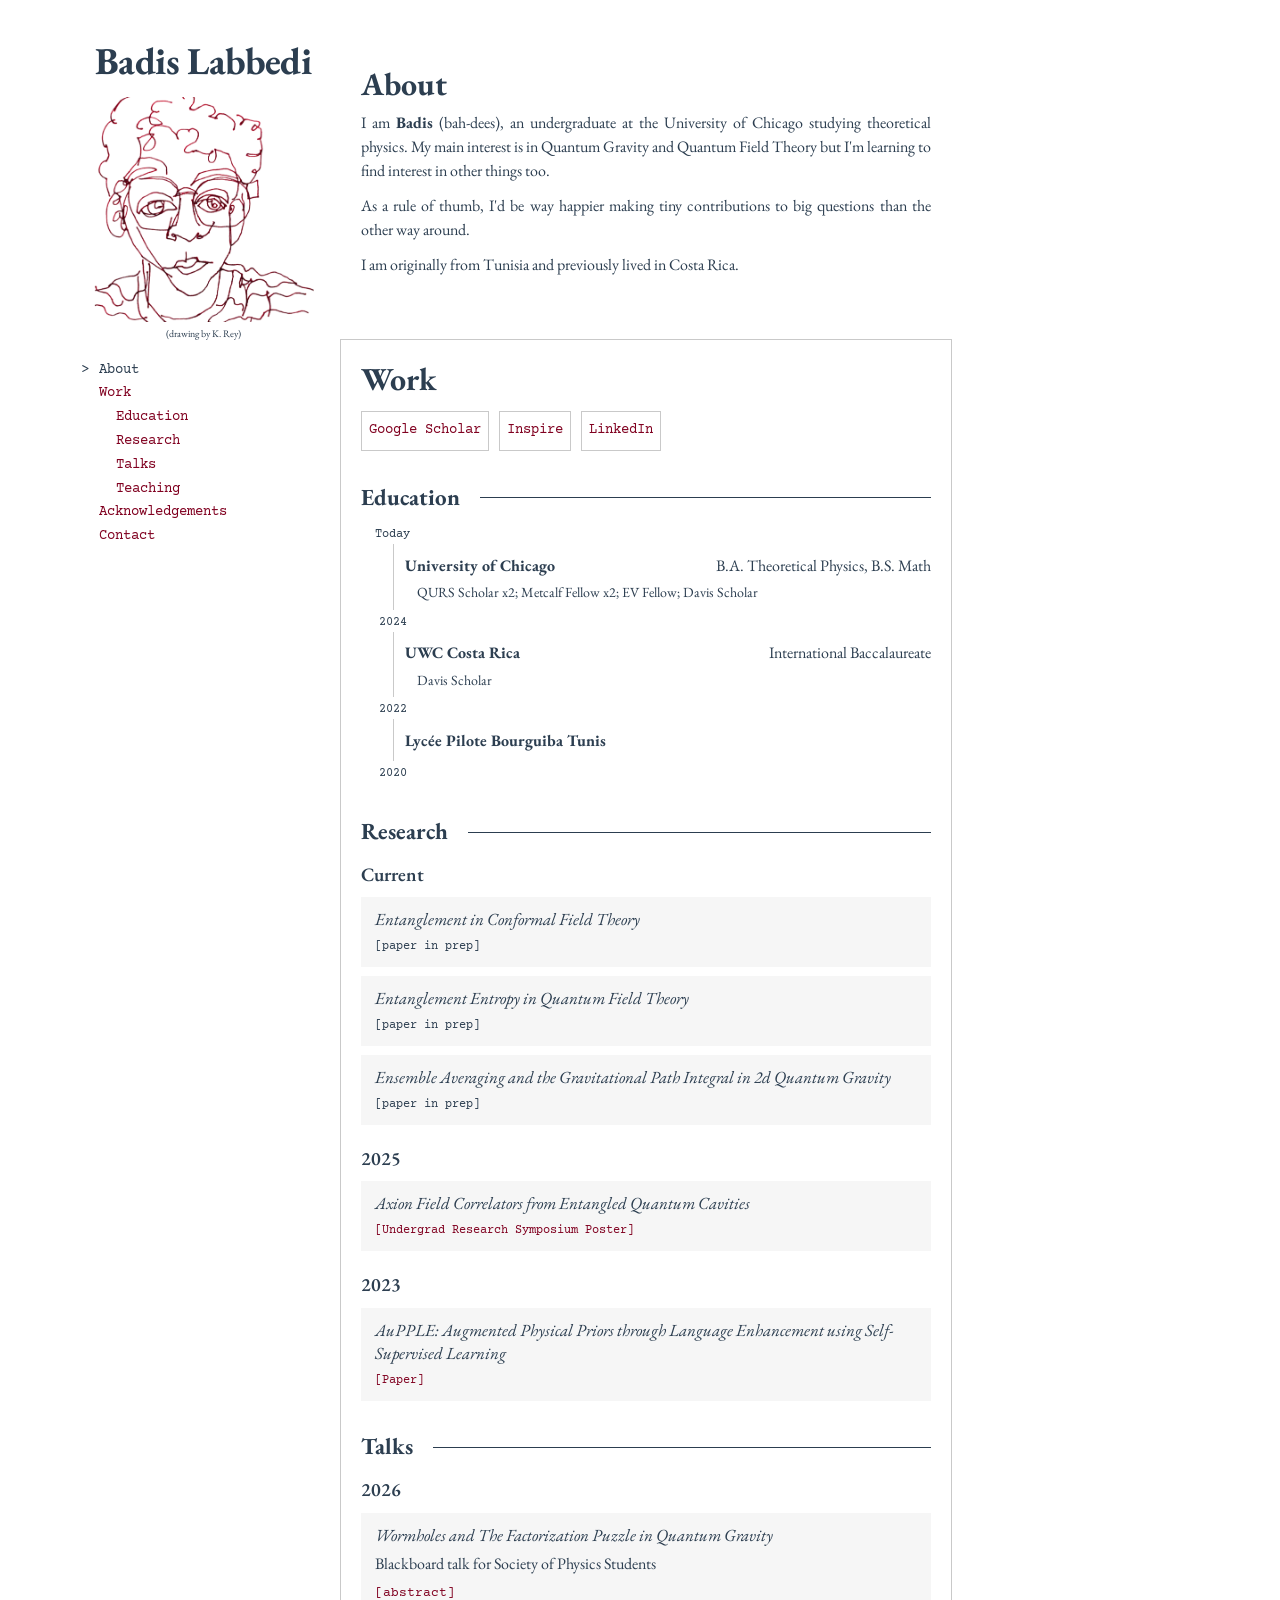
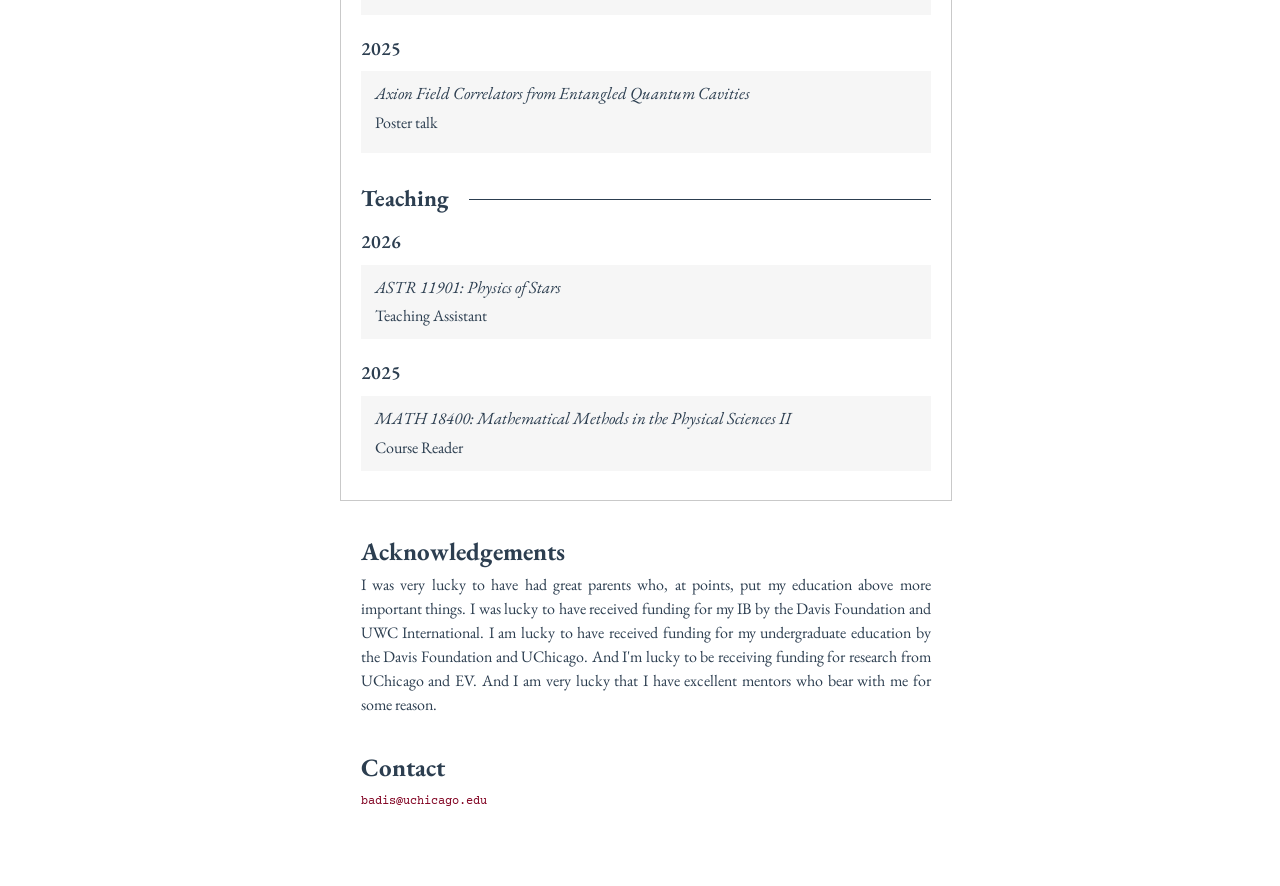
<file: index.html>
<!doctype html>
<html lang="en">
<head>
  <meta charset="utf-8">
  <meta name="viewport" content="width=device-width, initial-scale=1">
  <meta name="theme-color" content="#ffffff">
  <title>Badis Labbedi</title>
  <link rel="canonical" href="https://badislabbedi.github.io/">
  <meta name="robots" content="index, follow">
  <meta name="description" content="Badis Labbedi: undergraduate studying theoretical physics at the University of Chicago. Research in quantum gravity and quantum field theory.">
  <meta property="og:title" content="Badis Labbedi">
  <meta property="og:description" content="Theoretical physics at the University of Chicago. Research, education, and talks.">
  <meta property="og:type" content="website">
  <meta property="og:url" content="https://badislabbedi.github.io/">
  <link rel="icon" href="assets/portrait-icon.svg" type="image/svg+xml">
  <link rel="preload" href="assets/garamond.woff" as="font" type="font/woff" crossorigin>
  <link rel="stylesheet" href="styles.css?v=education-timeline-2">
  <script>
    try { if (localStorage.getItem('portfolio-theme') === 'dark') document.documentElement.dataset.theme = 'dark'; } catch (_) {}
  </script>
  <script src="app.js" defer></script>
  <script data-goatcounter="https://badislabbedi.goatcounter.com/count"
          async src="https://gc.zgo.at/count.js"></script>
</head>
<body>
  <a class="skip-link" href="#main">Skip to content</a>
  <header class="mobile-bar"><a href="#about">Badis Labbedi</a><button id="menu-toggle" type="button" aria-controls="sidebar" aria-expanded="false">Menu</button></header>
  <aside class="sidebar" id="sidebar" aria-label="Site navigation">
    <a class="site-name" href="#about">Badis Labbedi</a>
    <button class="portrait-toggle" id="theme-toggle" type="button" aria-label="Switch to dark mode" aria-pressed="false" title="Switch to dark mode">
      <img class="sidebar-photo" src="assets/portrait.png" width="495" height="504" alt="Line drawing portrait of Badis Labbedi">
    </button>
    <p class="portrait-credit">(drawing by K. Rey)</p>
    <nav aria-label="On this page">
      <a class="active" href="#about" aria-current="location">About</a>
      <a href="#science">Work</a>
      <div class="subnav">
        <a href="#positions">Education</a>
        <a href="#research">Research</a>
        <a href="#talks">Talks</a>
        <a href="#teaching">Teaching</a>
      </div>
      <a href="#acknowledgements">Acknowledgements</a>
      <a href="#contact">Contact</a>
    </nav>
  </aside>

  <main id="main">
    <section id="about" aria-labelledby="about-heading">
      <h1 id="about-heading">About</h1>
      <p>I am <strong>Badis</strong> (bah-dees), an undergraduate at the University of Chicago studying theoretical physics. My main interest is in Quantum Gravity and Quantum Field Theory but I'm learning to find interest in other things too.</p>
      <p>As a rule of thumb, I'd be way happier making tiny contributions to big questions than the other way around.</p>
      <p>I am originally from Tunisia and previously lived in Costa Rica.</p>
    </section>

    <section id="science" class="science-box" aria-labelledby="science-heading">
      <h2 id="science-heading">Work</h2>
      <div class="profile-links"><a href="https://scholar.google.com/citations?user=F-j9FuoAAAAJ" target="_blank" rel="noopener noreferrer">Google Scholar</a><a href="https://inspirehep.net/literature?q=Badis%20Labbedi" target="_blank" rel="noopener noreferrer">Inspire</a><a href="https://www.linkedin.com/in/badislabbedi/" target="_blank" rel="noopener noreferrer">LinkedIn</a></div>

      <section id="positions" aria-labelledby="positions-heading">
        <h3 class="line-heading" id="positions-heading">Education</h3>
        <p class="education-year">Today</p>
        <div class="education-period">
          <div class="education-row"><span class="institution">University of Chicago</span><span class="education-description">B.A. Theoretical Physics, B.S. Math</span></div>
          <p class="education-awards">QURS Scholar x2; Metcalf Fellow x2; EV Fellow; Davis Scholar</p>
        </div>
        <p class="education-year">2024</p>
        <div class="education-period">
          <div class="education-row"><span class="institution">UWC Costa Rica</span><span class="education-description">International Baccalaureate</span></div>
          <p class="education-awards">Davis Scholar</p>
        </div>
        <p class="education-year">2022</p>
        <div class="education-period">
          <div class="education-row"><span class="institution">Lycée Pilote Bourguiba Tunis</span></div>
        </div>
        <p class="education-year education-end">2020</p>
      </section>

      <section id="research" aria-labelledby="research-heading">
        <h3 class="line-heading" id="research-heading">Research</h3>
        <p class="timeline-marker">Current</p>
        <article class="research-entry" id="conformal-field-theory">
          <h4>Entanglement in Conformal Field Theory</h4>
          <p class="project-resource">[paper in prep]</p>
        </article>
        <article class="research-entry" id="entanglement">
          <h4>Entanglement Entropy in Quantum Field Theory</h4>
          <p class="project-resource">[paper in prep]</p>
        </article>
        <article class="research-entry" id="quantum-gravity">
          <h4>Ensemble Averaging and the Gravitational Path Integral in 2d Quantum Gravity</h4>
          <p class="project-resource">[paper in prep]</p>
        </article>
        <p class="timeline-marker">2025</p>
        <article class="research-entry" id="dark-matter">
          <h4>Axion Field Correlators from Entangled Quantum Cavities</h4>
          <p class="project-resource"><a href="https://ugradresearchsymposium2026.omeka.net/items/show/618" target="_blank" rel="noopener noreferrer">[Undergrad Research Symposium Poster]</a></p>
        </article>
        <p class="timeline-marker">2023</p>
        <article class="research-entry" id="aupple">
          <h4>AuPPLE: Augmented Physical Priors through Language Enhancement using Self-Supervised Learning</h4>
          <p class="project-resource"><a href="https://ieeexplore.ieee.org/abstract/document/10392629/" target="_blank" rel="noopener noreferrer">[Paper]</a></p>
        </article>
      </section>

      <section id="talks" aria-labelledby="talks-heading">
        <h3 class="line-heading" id="talks-heading">Talks</h3>
        <p class="timeline-marker">2026</p>
        <article class="talk-entry">
          <h4>Wormholes and The Factorization Puzzle in Quantum Gravity</h4>
          <p>Blackboard talk for Society of Physics Students</p>
          <details><summary>abstract</summary><p id="talk-abstract">Recent progress suggested that the ensemble-average-looking  wormhole contributions in the gravitational path integral can by accounted for by averaging the erratic behavior in large N and that this averaging could be a viable solution to the factorization puzzle in Quantum Gravity. In this talk, I will introduce at a very high-level the key concepts of the previous sentence and, time allowing, try to explain recent progress solving this puzzle in a 2d Quantum Gravity.</p></details>
        </article>
        <p class="timeline-marker">2025</p>
        <article class="talk-entry">
          <h4>Axion Field Correlators from Entangled Quantum Cavities</h4>
          <p>Poster talk</p>
        </article>
      </section>

      <section id="teaching" aria-labelledby="teaching-heading">
        <h3 class="line-heading" id="teaching-heading">Teaching</h3>
        <p class="timeline-marker">2026</p>
        <article class="teaching-entry">
          <h4>ASTR 11901: Physics of Stars</h4>
          <p>Teaching Assistant</p>
        </article>
        <p class="timeline-marker">2025</p>
        <article class="teaching-entry">
          <h4>MATH 18400: Mathematical Methods in the Physical Sciences II</h4>
          <p>Course Reader</p>
        </article>
      </section>
    </section>

    <section id="acknowledgements" class="acknowledgements" aria-labelledby="acknowledgements-heading">
      <h2 id="acknowledgements-heading">Acknowledgements</h2>
      <p>I was very lucky to have had great parents who, at points, put my education above more important things. I was lucky to have received funding for my IB by the Davis Foundation and UWC International. I am lucky to have received funding for my undergraduate education by the Davis Foundation and UChicago. And I'm lucky to be receiving funding for research from UChicago and EV. And I am very lucky that I have excellent mentors who bear with me for some reason.</p>
    </section>

    <section id="contact" class="contact" aria-labelledby="contact-heading">
      <h2 id="contact-heading">Contact</h2>
      <p><a class="email" href="mailto:badis@uchicago.edu">badis@uchicago.edu</a></p>
    </section>
  </main>
</body>
</html>
</file>
<file: styles.css>
@font-face{font-family:"EB Garamond";src:url("assets/garamond.woff") format("woff");font-weight:400 800;font-display:swap}
@font-face{font-family:"EB Garamond";src:url("assets/garamond-italic.woff") format("woff");font-weight:400 800;font-style:italic;font-display:swap}
@font-face{font-family:"Courier Prime";src:url("assets/courier-prime.woff") format("woff");font-weight:400;font-display:swap}
:root{--background:#fff;--ink:#2c3e50;--link:#800020;--border:#c9c9c9;--soft:#f6f6f6;--mono:"Courier Prime","Courier New",monospace;--serif:"EB Garamond",Garamond,Georgia,serif;--content-width:570px;--content-left:max(calc(6.3vw + 280px),calc((100vw - var(--content-width))/2));scroll-behavior:smooth;color-scheme:light}
*{box-sizing:border-box}body{margin:0;background:var(--background);color:var(--ink);font-family:var(--serif);font-size:16px;line-height:1.5;-webkit-font-smoothing:antialiased}a{color:var(--link);text-decoration:none;text-underline-offset:3px}a:hover{text-decoration:underline}a:focus-visible,button:focus-visible,summary:focus-visible{outline:1px solid var(--link);outline-offset:4px}button{font:inherit;color:inherit;cursor:pointer}p{margin:0 0 11px;text-align:justify;text-justify:inter-word}main{width:var(--content-width);margin-left:var(--content-left);padding:49px 0 75px}h1,h2,h3,h4{color:var(--ink);margin:0;font-family:var(--serif)}h1,h2{font-size:32px;line-height:1.2;font-weight:700;margin-bottom:8px}h3{font-size:23px;line-height:1.3;font-weight:700}h4{font-size:17px;line-height:1.4;font-weight:400;font-style:italic;margin:0 0 4px}main [id]{scroll-margin-top:40px}.sidebar{position:fixed;top:39px;left:calc(var(--content-left) - 280px);width:245px}.site-name{display:block;text-align:center;font-size:38px;line-height:1.15;font-weight:700;letter-spacing:-.6px;color:var(--ink);white-space:nowrap}.site-name:hover{text-decoration:none}.portrait-toggle{display:block;width:225px;height:225px;max-width:100%;border:0;padding:0;background:var(--background);margin:14px auto 0}.portrait-credit{font-size:10px;line-height:1.4;text-align:center;margin:5px 0 18px}.sidebar-photo{display:block;width:100%;height:100%;object-fit:contain;margin:0}.portrait-toggle:focus-visible{outline:2px solid var(--link);outline-offset:5px}.sidebar nav,.subnav{display:flex;flex-direction:column}.sidebar nav a{font-family:var(--mono);font-size:14px;line-height:1.7;width:fit-content;position:relative;padding-left:18px}.sidebar nav a.active{color:var(--ink)}.sidebar nav a.active::before{content:">";position:absolute;left:0}.subnav{padding-left:17px}.sidebar nav>a:hover,.subnav a:hover{text-decoration:none}.sidebar nav a:not(.active):hover::before{content:">";position:absolute;left:0;color:var(--link)}#about{margin-bottom:62px}#about p{text-align:justify}.email{font-family:var(--mono);font-size:13px}.science-box{border:1px solid var(--border);padding:20px;margin:0 -21px}.science-box>h2{margin-bottom:12px}.profile-links{display:flex;flex-wrap:wrap;gap:10px;margin-bottom:32px}.profile-links a{font-family:var(--mono);font-size:14px;border:1px solid var(--border);padding:7px;line-height:1.7}.profile-links a:hover{border-color:var(--link);text-decoration:none}.line-heading{display:flex;gap:20px;align-items:center;margin:0 0 14px}.line-heading::after{content:"";height:1px;background:var(--ink);flex:1}.education-period{position:relative;margin-left:32px;padding:0 0 7px 12px}.education-period::before{content:"";position:absolute;left:0;top:-8px;bottom:0;border-left:1px solid var(--border)}.education-row{display:flex;align-items:center;flex-wrap:wrap;column-gap:13px;row-gap:1px;min-height:27px}.institution{font-weight:700}.education-description{font-size:16px;margin-left:auto;text-align:right}.education-awards{font-size:14px;line-height:1.45;margin:3px 0 0 12px}.education-year{font-family:var(--mono);font-size:12px;line-height:1.5;text-align:center;width:64px;margin:4px 0 8px}.timeline-marker{font-family:var(--serif);font-size:19px;line-height:1.5;font-weight:600;margin:20px 0 8px}.line-heading+.timeline-marker{margin-top:0}.education-end{margin-bottom:0}#positions{margin-bottom:34px}.research-entry,.talk-entry,.teaching-entry{background:var(--soft);padding:11px 14px;margin-bottom:9px}.research-entry h4{margin:0}.project-resource{margin:6px 0 0;font-family:var(--mono);font-size:12px;line-height:1.5}#research{margin-bottom:31px}.talk-entry p{margin:0 0 7px}.talk-entry h4{margin-bottom:5px}details{margin-top:8px}summary{font-family:var(--mono);font-size:13px;list-style:none;cursor:pointer;color:var(--link);width:fit-content}summary::-webkit-details-marker{display:none}summary::before{content:"["}summary::after{content:"]"}summary:hover{text-decoration:underline}details[open] summary{margin-bottom:10px}details>p{font-size:15px;margin:0!important}.contact{margin-top:35px}.contact h2{font-size:25px;margin-bottom:7px}.contact p{margin:0;font-size:14px}.contact .email{font-size:12px}.mobile-bar{display:none}.skip-link{position:fixed;top:-100px;left:15px;font:13px var(--mono);background:var(--background);padding:8px;border:1px solid var(--border);z-index:100}.skip-link:focus{top:10px}::selection{background:#b6cce5;color:#14202d}
@media(min-width:1800px){:root{--content-left:calc((100vw - 570px)/2)}}
@media(max-width:1000px){:root{--content-left:calc(5vw + 240px)}.sidebar{left:5vw;width:220px}.portrait-toggle{width:210px;height:210px}.site-name{font-size:34px}.sidebar nav a{font-size:13px}main{width:calc(100vw - var(--content-left) - 5vw);max-width:570px}.science-box{margin-right:0;margin-left:-15px;padding:17px}}
@media(max-width:760px){.mobile-bar{display:flex;align-items:center;justify-content:space-between;padding:10px 20px;background:var(--background);border-bottom:1px solid var(--border);position:sticky;top:0;z-index:10}.mobile-bar>a{font-size:23px;font-weight:700;color:var(--ink)}.mobile-bar button{border:0;background:transparent;font:13px var(--mono);color:var(--link);padding:8px 0 8px 12px}.sidebar{position:static;display:none;width:100%;padding:15px 20px 16px;border-bottom:1px solid var(--border)}.sidebar.open{display:block}.sidebar>.site-name{display:none}.portrait-toggle{width:200px;height:200px;margin:0 auto}.portrait-credit{margin-bottom:14px}.sidebar nav a{font-size:14px;line-height:1.85}.sidebar .subnav{padding-left:17px}main{width:auto;max-width:610px;margin:0 auto;padding:22px 20px 45px}h1,h2{font-size:30px}#about{margin-bottom:30px}#about p{text-align:justify}.science-box{margin:0;padding:14px}.profile-links{margin-bottom:25px}.profile-links a{font-size:13px;padding:5px 7px}.line-heading{font-size:22px;gap:15px}.education-row{display:block}.education-description{display:block;font-size:15px;margin-left:0;text-align:left}.research-entry,.talk-entry,.teaching-entry{padding:10px 11px}main [id]{scroll-margin-top:72px}.contact{margin-top:28px}.contact h2{font-size:24px}.contact .email{font-size:12px}}
@media(prefers-reduced-motion:reduce){:root{scroll-behavior:auto}}
@media print{.sidebar,.mobile-bar,.skip-link{display:none}main{margin:0;width:auto;max-width:none;padding:0}.science-box{margin:0;border-color:#ccc}body{font-size:11pt}h1,h2{font-size:20pt}h3{font-size:16pt}.research-entry{break-inside:avoid}a{color:inherit}#about{margin-bottom:20px}.profile-links{display:none}}

:root[data-theme="dark"]{--background:#14181d;--ink:#e6e9ed;--link:#83b6e3;--border:#515c68;--soft:#20262e;color-scheme:dark}
@media print{:root[data-theme="dark"]{--background:#fff;--ink:#2c3e50;--link:#800020;--border:#c9c9c9;--soft:#f6f6f6;color-scheme:light}}

:root[data-theme="dark"] .sidebar-photo{filter:grayscale(1) invert(1);mix-blend-mode:screen}

.acknowledgements{margin-top:35px}.acknowledgements h2{font-size:25px;margin-bottom:7px}.acknowledgements p{margin:0;text-align:justify}@media(max-width:760px){.acknowledgements{margin-top:28px}.acknowledgements h2{font-size:24px}}

#talks{margin-bottom:31px}.teaching-entry p{margin:0}.teaching-entry h4{margin-bottom:5px}

/* Keep the portrait visible above About on phones, independently of navigation. */
@media(max-width:760px){
  .sidebar{display:block;padding:20px 20px 0;border-bottom:0}
  .sidebar>.site-name{display:none}
  .portrait-toggle{width:210px;height:210px;margin:12px auto 0}
  .portrait-credit{margin:5px 0 0}
  .sidebar nav{display:none}
  .sidebar.open nav{display:flex;margin-top:18px;padding-bottom:16px;border-bottom:1px solid var(--border)}
  main{padding-top:24px}
}

@media screen and (min-width:761px){main{padding-top:65px}}
</file>
